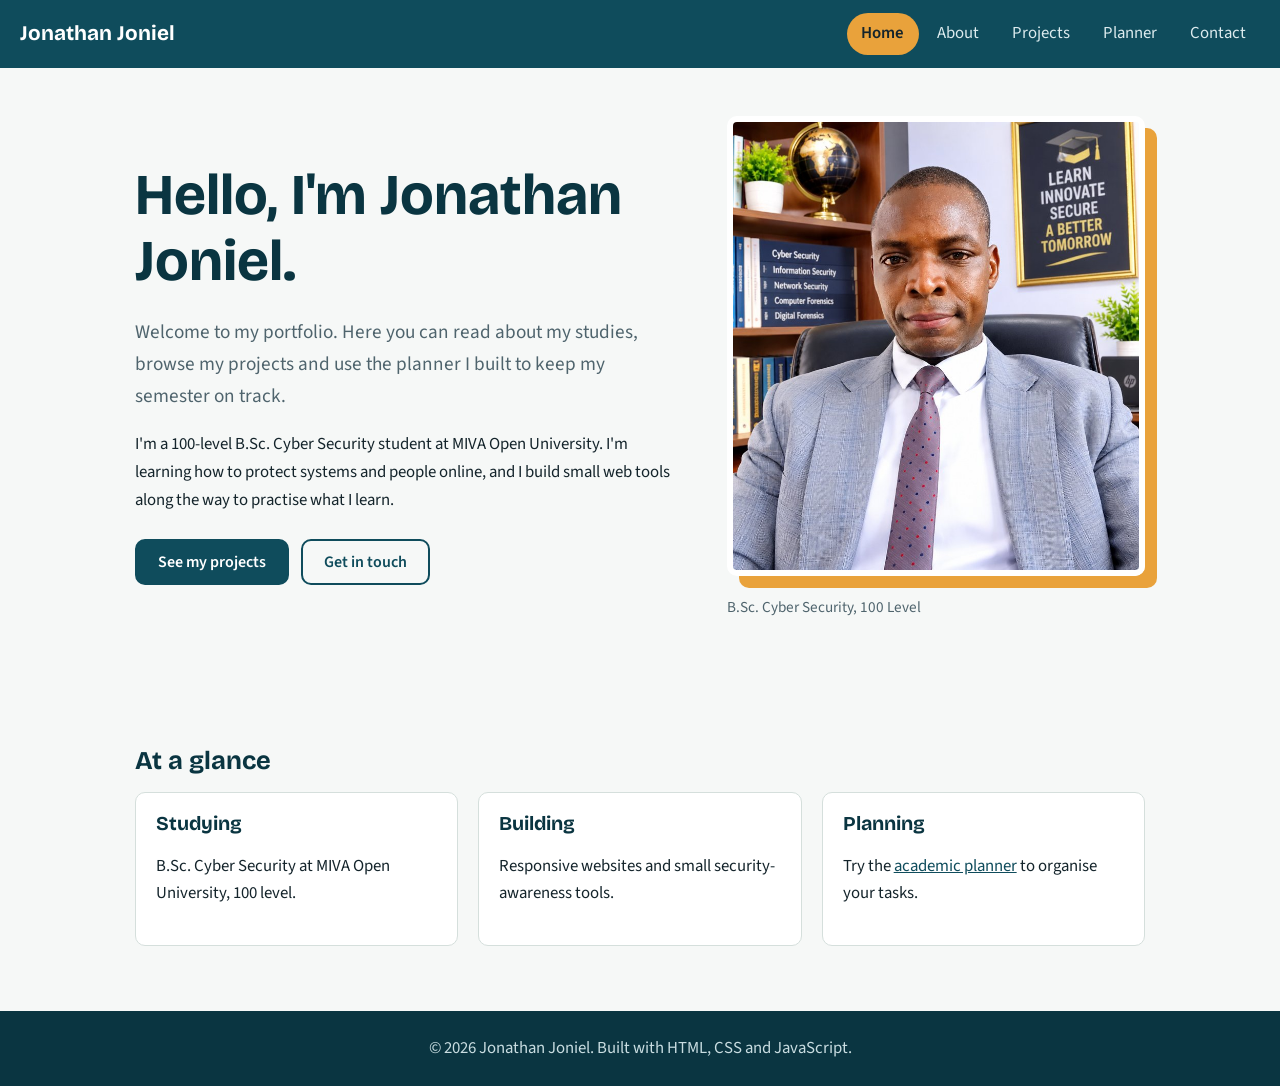
<file: index.html>
<!DOCTYPE html>
<html lang="en">
<head>
<meta charset="UTF-8">
<meta name="viewport" content="width=device-width, initial-scale=1">
<meta name="description" content="Jonathan Joniel: student portfolio and academic planner.">
<title>Home | Jonathan Joniel</title>
<link rel="preconnect" href="https://fonts.googleapis.com">
<link rel="stylesheet" href="https://fonts.googleapis.com/css2?family=Bricolage+Grotesque:wght@500;700&family=Source+Sans+3:wght@400;600&display=swap">
<link rel="stylesheet" href="style.css">
</head>
<body>
<header class="site-header">
<a class="brand" href="index.html">Jonathan Joniel</a>
<button class="nav-toggle" aria-label="Toggle menu" aria-expanded="false">Menu</button>
<nav aria-label="Main"><ul class="nav-list"><li><a href="index.html" aria-current="page">Home</a></li><li><a href="about.html">About</a></li><li><a href="projects.html">Projects</a></li><li><a href="planner.html">Planner</a></li><li><a href="contact.html">Contact</a></li></ul></nav>
</header>
<main>
<section class="hero">
<div class="hero-text">
<h1>Hello, I'm Jonathan Joniel.</h1>
<p class="lead">Welcome to my portfolio. Here you can read about my studies, browse my projects and use the planner I built to keep my semester on track.</p>
<p>I'm a 100-level B.Sc. Cyber Security student at MIVA Open University. I'm learning how to protect systems and people online, and I build small web tools along the way to practise what I learn.</p>
<div class="actions"><a class="btn" href="projects.html">See my projects</a><a class="btn btn-ghost" href="contact.html">Get in touch</a></div>
</div>
<figure class="hero-photo"><img src="profile.jpg" alt="Portrait of Jonathan Joniel" width="800" height="875"><figcaption>B.Sc. Cyber Security, 100 Level</figcaption></figure>
</section>
<section class="container">
<h2>At a glance</h2>
<ul class="grid three glance">
<li class="card"><h3>Studying</h3><p>B.Sc. Cyber Security at MIVA Open University, 100 level.</p></li>
<li class="card"><h3>Building</h3><p>Responsive websites and small security-awareness tools.</p></li>
<li class="card"><h3>Planning</h3><p>Try the <a href="planner.html">academic planner</a> to organise your tasks.</p></li>
</ul>
</section>
</main>
<footer class="site-footer"><p>&copy; <span id="year">2026</span> Jonathan Joniel. Built with HTML, CSS and JavaScript.</p></footer>
<script src="script.js"></script>
</body>
</html>
</file>
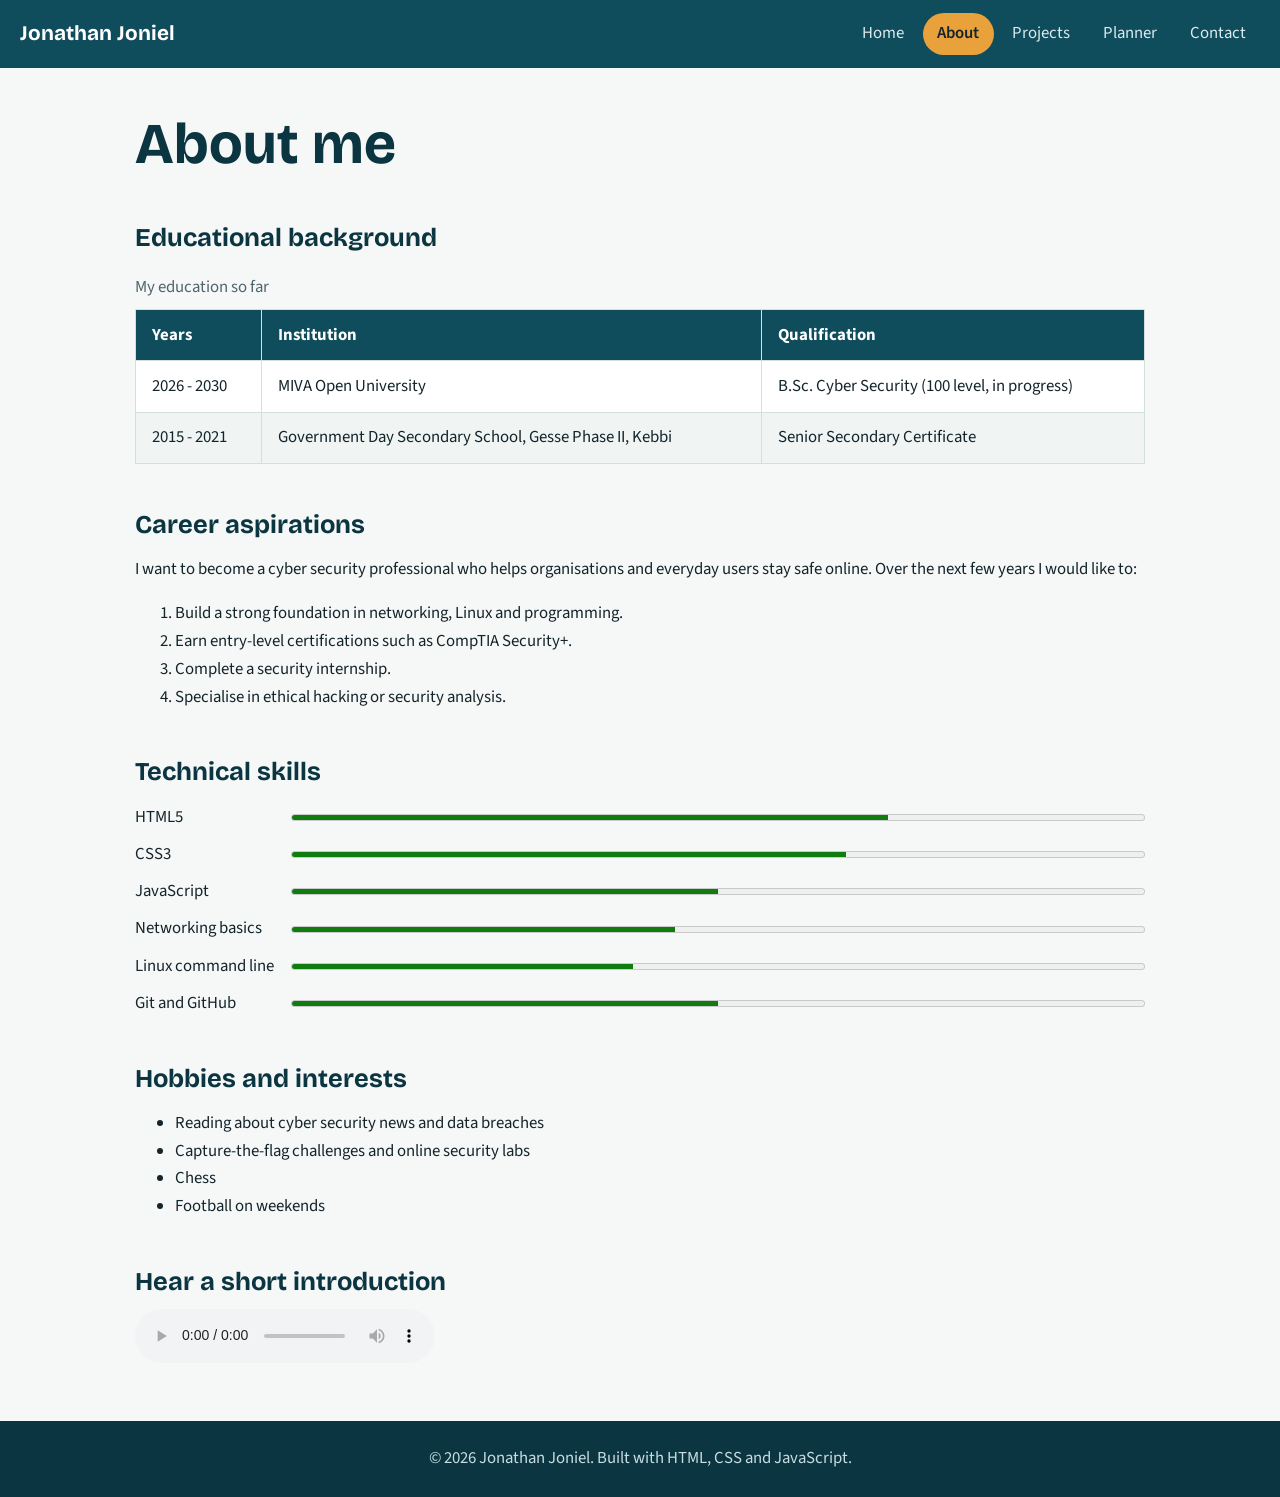
<file: about.html>
<!DOCTYPE html>
<html lang="en">
<head>
<meta charset="UTF-8">
<meta name="viewport" content="width=device-width, initial-scale=1">
<meta name="description" content="Jonathan Joniel: student portfolio and academic planner.">
<title>About | Jonathan Joniel</title>
<link rel="preconnect" href="https://fonts.googleapis.com">
<link rel="stylesheet" href="https://fonts.googleapis.com/css2?family=Bricolage+Grotesque:wght@500;700&family=Source+Sans+3:wght@400;600&display=swap">
<link rel="stylesheet" href="style.css">
</head>
<body>
<header class="site-header">
<a class="brand" href="index.html">Jonathan Joniel</a>
<button class="nav-toggle" aria-label="Toggle menu" aria-expanded="false">Menu</button>
<nav aria-label="Main"><ul class="nav-list"><li><a href="index.html">Home</a></li><li><a href="about.html" aria-current="page">About</a></li><li><a href="projects.html">Projects</a></li><li><a href="planner.html">Planner</a></li><li><a href="contact.html">Contact</a></li></ul></nav>
</header>
<main>
<section class="container">
<h1>About me</h1>
<h2>Educational background</h2>
<div class="table-wrap"><table>
<caption>My education so far</caption>
<thead><tr><th scope="col">Years</th><th scope="col">Institution</th><th scope="col">Qualification</th></tr></thead>
<tbody>
<tr><td>2026 - 2030</td><td>MIVA Open University</td><td>B.Sc. Cyber Security (100 level, in progress)</td></tr>
<tr><td>2015 - 2021</td><td>Government Day Secondary School, Gesse Phase II, Kebbi</td><td>Senior Secondary Certificate</td></tr>
</tbody></table></div>
<h2>Career aspirations</h2>
<p>I want to become a cyber security professional who helps organisations and everyday users stay safe online. Over the next few years I would like to:</p>
<ol><li>Build a strong foundation in networking, Linux and programming.</li><li>Earn entry-level certifications such as CompTIA Security+.</li><li>Complete a security internship.</li><li>Specialise in ethical hacking or security analysis.</li></ol>
<h2>Technical skills</h2>
<ul class="skills">
<li><span>HTML5</span><meter min="0" max="100" value="70">70%</meter></li>
<li><span>CSS3</span><meter min="0" max="100" value="65">65%</meter></li>
<li><span>JavaScript</span><meter min="0" max="100" value="50">50%</meter></li>
<li><span>Networking basics</span><meter min="0" max="100" value="45">45%</meter></li>
<li><span>Linux command line</span><meter min="0" max="100" value="40">40%</meter></li><li><span>Git and GitHub</span><meter min="0" max="100" value="50">50%</meter></li>
</ul>
<h2>Hobbies and interests</h2>
<ul><li>Reading about cyber security news and data breaches</li><li>Capture-the-flag challenges and online security labs</li><li>Chess</li><li>Football on weekends</li></ul>
<h2>Hear a short introduction</h2>
<audio controls preload="metadata">
<source src="introduction.m4a" type="audio/mp4">
Your browser does not support the audio element.
</audio>
</section>
</main>
<footer class="site-footer"><p>&copy; <span id="year">2026</span> Jonathan Joniel. Built with HTML, CSS and JavaScript.</p></footer>
<script src="script.js"></script>
</body>
</html>
</file>
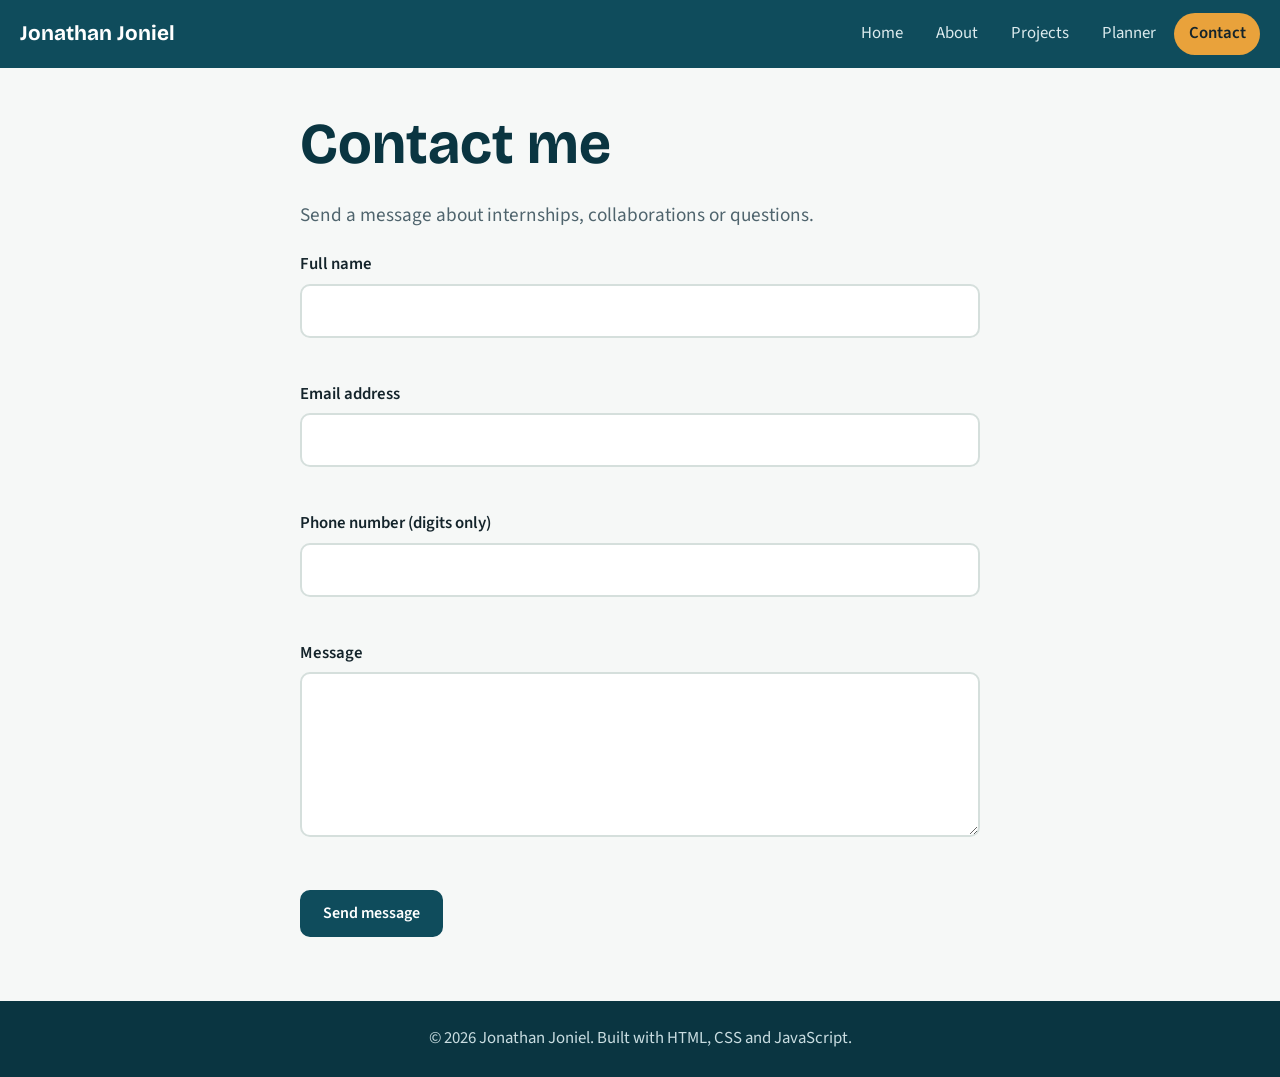
<file: contact.html>
<!DOCTYPE html>
<html lang="en">
<head>
<meta charset="UTF-8">
<meta name="viewport" content="width=device-width, initial-scale=1">
<meta name="description" content="Jonathan Joniel: student portfolio and academic planner.">
<title>Contact | Jonathan Joniel</title>
<link rel="preconnect" href="https://fonts.googleapis.com">
<link rel="stylesheet" href="https://fonts.googleapis.com/css2?family=Bricolage+Grotesque:wght@500;700&family=Source+Sans+3:wght@400;600&display=swap">
<link rel="stylesheet" href="style.css">
</head>
<body>
<header class="site-header">
<a class="brand" href="index.html">Jonathan Joniel</a>
<button class="nav-toggle" aria-label="Toggle menu" aria-expanded="false">Menu</button>
<nav aria-label="Main"><ul class="nav-list"><li><a href="index.html">Home</a></li><li><a href="about.html">About</a></li><li><a href="projects.html">Projects</a></li><li><a href="planner.html">Planner</a></li><li><a href="contact.html" aria-current="page">Contact</a></li></ul></nav>
</header>
<main>
<section class="container narrow">
<h1>Contact me</h1>
<p class="lead">Send a message about internships, collaborations or questions.</p>
<form id="contact-form" novalidate>
<div class="field"><label for="name">Full name</label><input id="name" name="name" type="text" autocomplete="name"><p class="error" id="name-error"></p></div>
<div class="field"><label for="email">Email address</label><input id="email" name="email" type="email" autocomplete="email"><p class="error" id="email-error"></p></div>
<div class="field"><label for="phone">Phone number (digits only)</label><input id="phone" name="phone" type="tel" inputmode="numeric" autocomplete="tel"><p class="error" id="phone-error"></p></div>
<div class="field"><label for="message">Message</label><textarea id="message" name="message" rows="5"></textarea><p class="error" id="message-error"></p></div>
<button class="btn" type="submit">Send message</button>
<p id="form-status" class="success" role="status"></p>
</form>
</section>
</main>
<footer class="site-footer"><p>&copy; <span id="year">2026</span> Jonathan Joniel. Built with HTML, CSS and JavaScript.</p></footer>
<script src="script.js"></script>
</body>
</html>
</file>
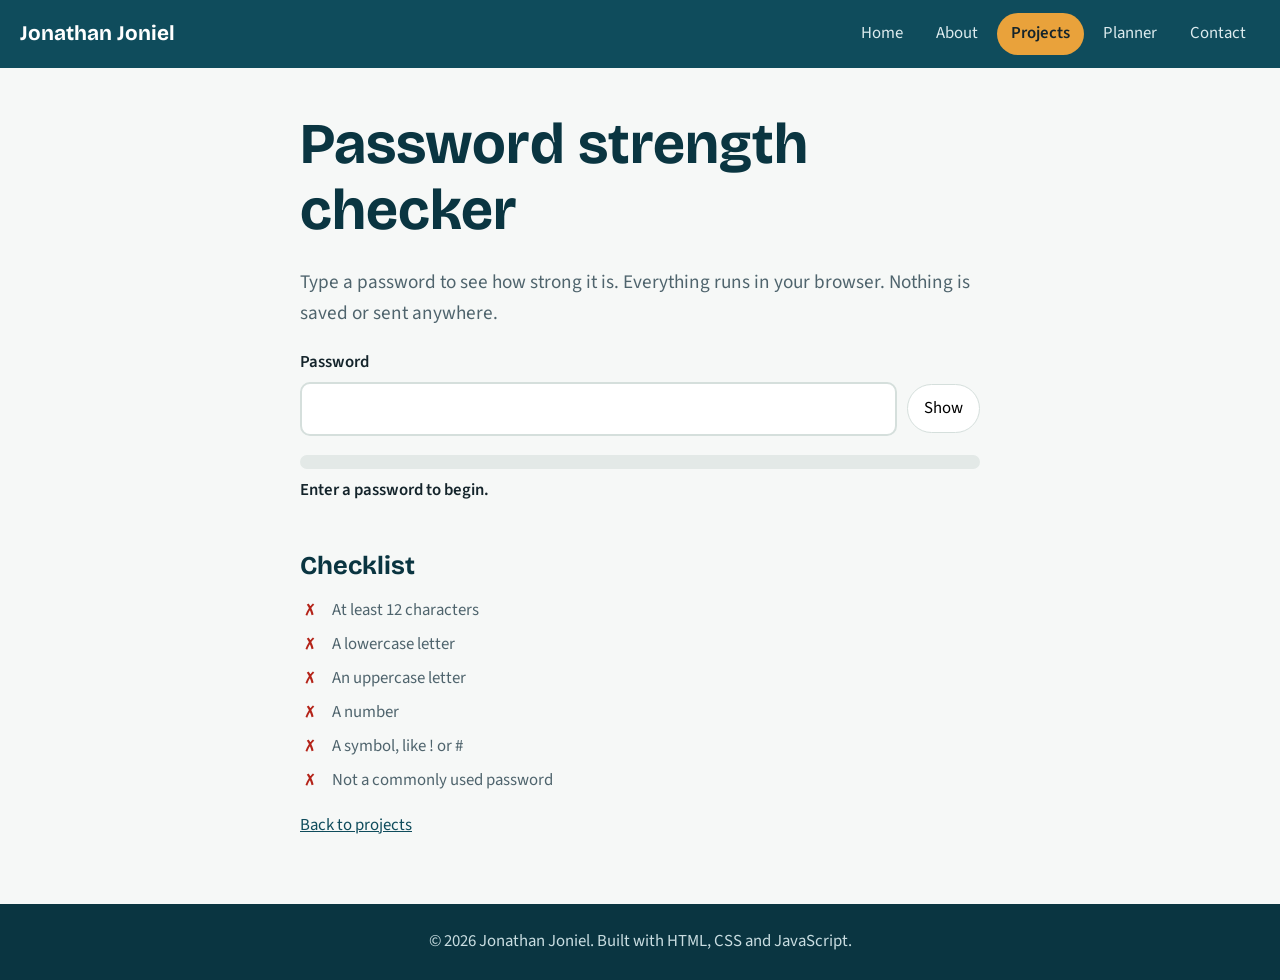
<file: password-checker.html>
<!DOCTYPE html>
<html lang="en">
<head>
<meta charset="UTF-8">
<meta name="viewport" content="width=device-width, initial-scale=1">
<meta name="description" content="Jonathan Joniel: student portfolio and academic planner.">
<title>Password Strength Checker | Jonathan Joniel</title>
<link rel="preconnect" href="https://fonts.googleapis.com">
<link rel="stylesheet" href="https://fonts.googleapis.com/css2?family=Bricolage+Grotesque:wght@500;700&family=Source+Sans+3:wght@400;600&display=swap">
<link rel="stylesheet" href="style.css">
</head>
<body>
<header class="site-header">
<a class="brand" href="index.html">Jonathan Joniel</a>
<button class="nav-toggle" aria-label="Toggle menu" aria-expanded="false">Menu</button>
<nav aria-label="Main"><ul class="nav-list"><li><a href="index.html">Home</a></li><li><a href="about.html">About</a></li><li><a href="projects.html" aria-current="page">Projects</a></li><li><a href="planner.html">Planner</a></li><li><a href="contact.html">Contact</a></li></ul></nav>
</header>
<main>
<section class="container narrow">
<h1>Password strength checker</h1>
<p class="lead">Type a password to see how strong it is. Everything runs in your browser. Nothing is saved or sent anywhere.</p>
<div class="field">
<label for="pw">Password</label>
<div class="pw-row">
<input id="pw" type="password" autocomplete="off" spellcheck="false" aria-describedby="pw-label">
<button type="button" class="chip" id="pw-toggle" aria-pressed="false">Show</button>
</div>
</div>
<div class="meter-box" aria-live="polite">
<div class="bar"><div id="pw-bar"></div></div>
<p id="pw-label">Enter a password to begin.</p>
</div>
<h2>Checklist</h2>
<ul class="checks" id="pw-checks">
<li data-rule="length">At least 12 characters</li>
<li data-rule="lower">A lowercase letter</li>
<li data-rule="upper">An uppercase letter</li>
<li data-rule="number">A number</li>
<li data-rule="symbol">A symbol, like ! or #</li>
<li data-rule="common">Not a commonly used password</li>
</ul>
<p id="pw-tip" class="tip"></p>
<p><a href="projects.html">Back to projects</a></p>
</section>
</main>
<footer class="site-footer"><p>&copy; <span id="year">2026</span> Jonathan Joniel. Built with HTML, CSS and JavaScript.</p></footer>
<script src="script.js"></script>
</body>
</html>
</file>
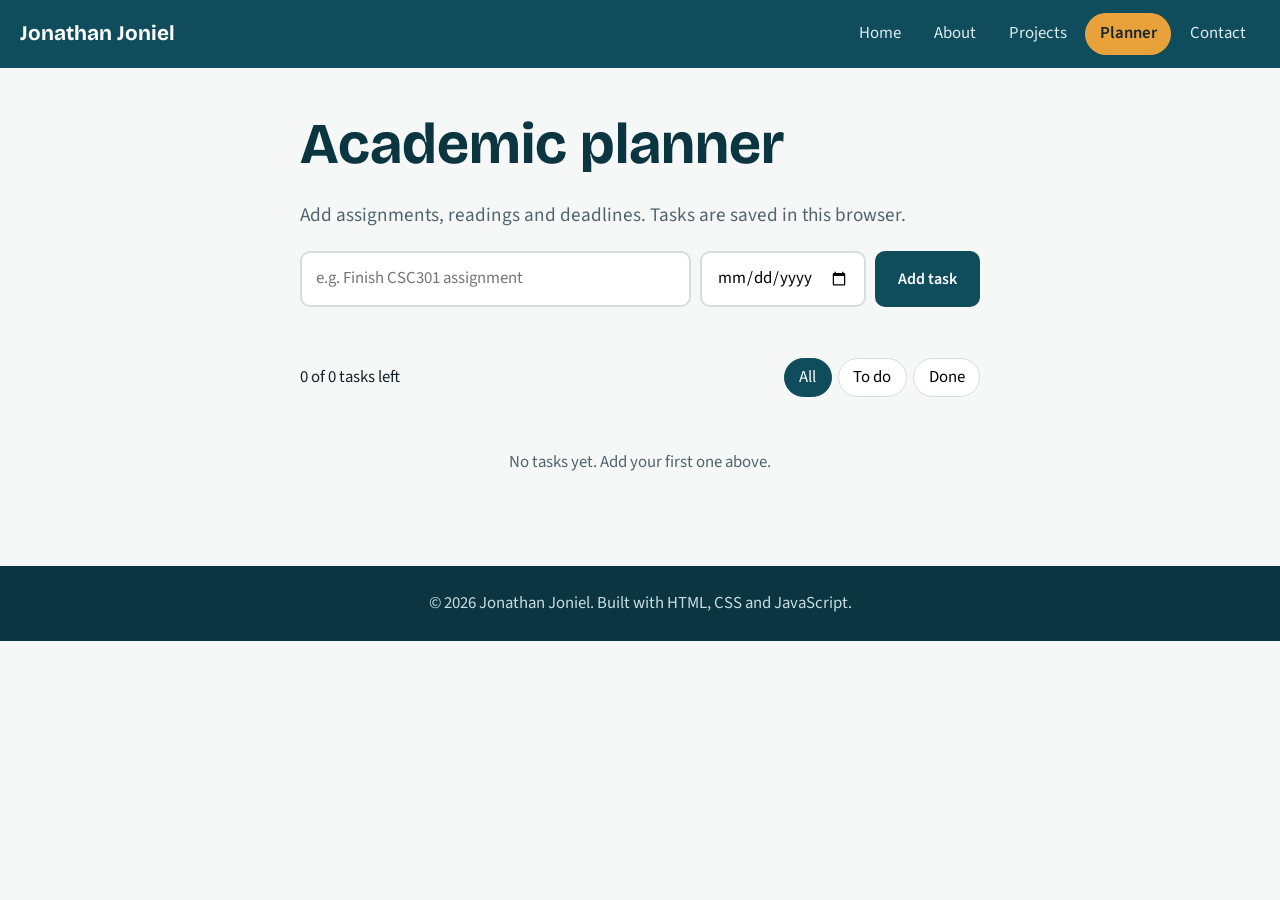
<file: planner.html>
<!DOCTYPE html>
<html lang="en">
<head>
<meta charset="UTF-8">
<meta name="viewport" content="width=device-width, initial-scale=1">
<meta name="description" content="Jonathan Joniel: student portfolio and academic planner.">
<title>Planner | Jonathan Joniel</title>
<link rel="preconnect" href="https://fonts.googleapis.com">
<link rel="stylesheet" href="https://fonts.googleapis.com/css2?family=Bricolage+Grotesque:wght@500;700&family=Source+Sans+3:wght@400;600&display=swap">
<link rel="stylesheet" href="style.css">
</head>
<body>
<header class="site-header">
<a class="brand" href="index.html">Jonathan Joniel</a>
<button class="nav-toggle" aria-label="Toggle menu" aria-expanded="false">Menu</button>
<nav aria-label="Main"><ul class="nav-list"><li><a href="index.html">Home</a></li><li><a href="about.html">About</a></li><li><a href="projects.html">Projects</a></li><li><a href="planner.html" aria-current="page">Planner</a></li><li><a href="contact.html">Contact</a></li></ul></nav>
</header>
<main>
<section class="container narrow">
<h1>Academic planner</h1>
<p class="lead">Add assignments, readings and deadlines. Tasks are saved in this browser.</p>
<form id="task-form" novalidate>
<div class="row">
<label for="task-input" class="sr-only">Task</label>
<input id="task-input" type="text" placeholder="e.g. Finish CSC301 assignment" maxlength="100" required>
<label for="task-date" class="sr-only">Due date</label>
<input id="task-date" type="date">
<button class="btn" type="submit">Add task</button>
</div>
<p id="task-error" class="error" role="alert"></p>
</form>
<div class="toolbar">
<p id="task-count" aria-live="polite"></p>
<div class="filters" role="group" aria-label="Filter tasks">
<button type="button" class="chip active" data-filter="all">All</button>
<button type="button" class="chip" data-filter="active">To do</button>
<button type="button" class="chip" data-filter="done">Done</button>
</div>
</div>
<ul id="task-list" class="tasks"></ul>
</section>
</main>
<footer class="site-footer"><p>&copy; <span id="year">2026</span> Jonathan Joniel. Built with HTML, CSS and JavaScript.</p></footer>
<script src="script.js"></script>
</body>
</html>
</file>
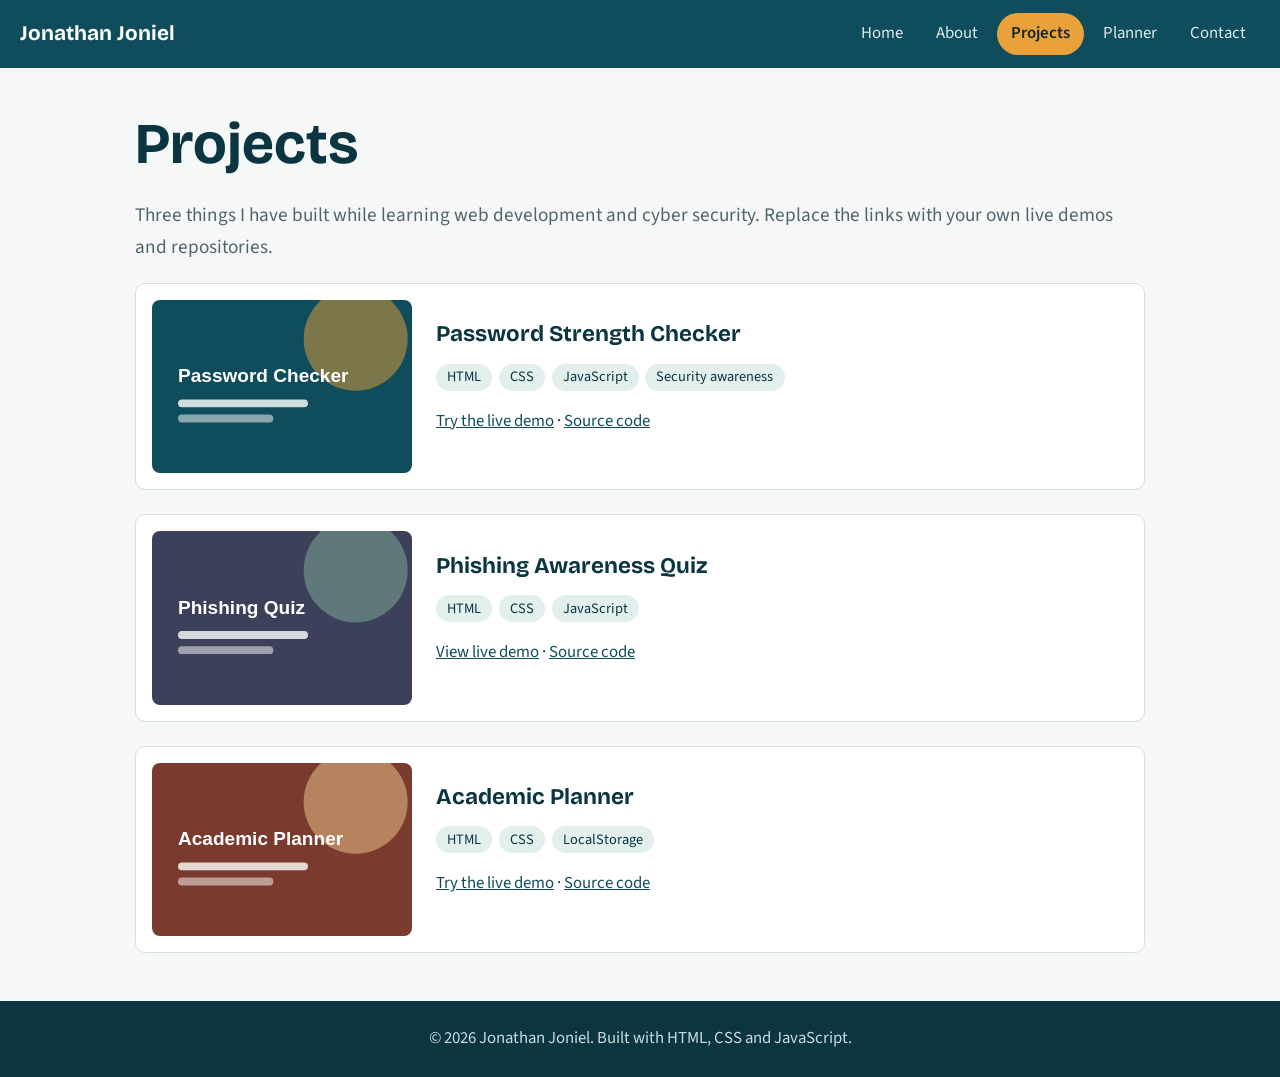
<file: projects.html>
<!DOCTYPE html>
<html lang="en">
<head>
<meta charset="UTF-8">
<meta name="viewport" content="width=device-width, initial-scale=1">
<meta name="description" content="Jonathan Joniel: student portfolio and academic planner.">
<title>Projects | Jonathan Joniel</title>
<link rel="preconnect" href="https://fonts.googleapis.com">
<link rel="stylesheet" href="https://fonts.googleapis.com/css2?family=Bricolage+Grotesque:wght@500;700&family=Source+Sans+3:wght@400;600&display=swap">
<link rel="stylesheet" href="style.css">
</head>
<body>
<header class="site-header">
<a class="brand" href="index.html">Jonathan Joniel</a>
<button class="nav-toggle" aria-label="Toggle menu" aria-expanded="false">Menu</button>
<nav aria-label="Main"><ul class="nav-list"><li><a href="index.html">Home</a></li><li><a href="about.html">About</a></li><li><a href="projects.html" aria-current="page">Projects</a></li><li><a href="planner.html">Planner</a></li><li><a href="contact.html">Contact</a></li></ul></nav>
</header>
<main>
<section class="container"><h1>Projects</h1><p class="lead">Three things I have built while learning web development and cyber security. Replace the links with your own live demos and repositories.</p><div class="stack"><article class="card project"><img src="project1.svg" alt="Screenshot of the Password Strength Checker project" loading="lazy"><div><h2>Password Strength Checker</h2><ul class="tags"><li>HTML</li><li>CSS</li><li>JavaScript</li><li>Security awareness</li></ul><p><a href="password-checker.html">Try the live demo</a> &middot; <a href="https://github.com/your-username" target="_blank" rel="noopener">Source code</a></p></div></article><article class="card project"><img src="project2.svg" alt="Screenshot of the Phishing Awareness Quiz project" loading="lazy"><div><h2>Phishing Awareness Quiz</h2><ul class="tags"><li>HTML</li><li>CSS</li><li>JavaScript</li></ul><p><a href="#" target="_blank" rel="noopener">View live demo</a> &middot; <a href="https://github.com/your-username" target="_blank" rel="noopener">Source code</a></p></div></article><article class="card project"><img src="project3.svg" alt="Screenshot of the Academic Planner project" loading="lazy"><div><h2>Academic Planner</h2><ul class="tags"><li>HTML</li><li>CSS</li><li>LocalStorage</li></ul><p><a href="planner.html">Try the live demo</a> &middot; <a href="https://github.com/your-username" target="_blank" rel="noopener">Source code</a></p></div></article></div></section>
</main>
<footer class="site-footer"><p>&copy; <span id="year">2026</span> Jonathan Joniel. Built with HTML, CSS and JavaScript.</p></footer>
<script src="script.js"></script>
</body>
</html>
</file>
<file: style.css>
:root{--ink:#14242b;--muted:#4f646d;--paper:#f6f8f7;--card:#fff;--teal:#0f4c5c;--teal-d:#0a3541;--amber:#e9a23b;--line:#d5dfdc;--red:#b42318;--green:#1a7f4b;--r:10px}
*{box-sizing:border-box}
html{scroll-behavior:smooth}
body{margin:0;font:1.05rem/1.65 "Source Sans 3",system-ui,sans-serif;color:var(--ink);background:var(--paper)}
h1,h2,h3,.brand{font-family:"Bricolage Grotesque",system-ui,sans-serif;line-height:1.15;color:var(--teal-d)}
h1{font-size:clamp(2.2rem,6vw,3.6rem);margin:.2em 0 .4em}
h2{font-size:1.6rem;margin:1.8em 0 .5em}
a{color:var(--teal)}
a:focus-visible,button:focus-visible,input:focus-visible,textarea:focus-visible{outline:3px solid var(--amber);outline-offset:2px}
img,video{max-width:100%;height:auto;display:block}
.container{max-width:1050px;margin:0 auto;padding:2rem 1.25rem 3rem}
.narrow{max-width:720px}
.lead{font-size:1.2rem;color:var(--muted)}
.sr-only{position:absolute;width:1px;height:1px;overflow:hidden;clip:rect(0 0 0 0)}
/* header + nav */
.site-header{display:flex;align-items:center;justify-content:space-between;flex-wrap:wrap;gap:.5rem;padding:.8rem 1.25rem;background:var(--teal);position:sticky;top:0;z-index:10}
.brand{color:#fff;text-decoration:none;font-size:1.3rem;font-weight:700}
.nav-list{list-style:none;display:flex;gap:.25rem;margin:0;padding:0}
.nav-list a{display:block;padding:.45rem .9rem;border-radius:999px;color:#dcebee;text-decoration:none;transition:background .25s,color .25s}
.nav-list a:hover{background:var(--teal-d);color:#fff}
.nav-list a[aria-current]{background:var(--amber);color:var(--ink);font-weight:600}
.nav-toggle{display:none;background:none;border:1px solid #9fc1c9;color:#fff;border-radius:6px;padding:.4rem .8rem;font:inherit}
/* hero */
.hero{max-width:1050px;margin:0 auto;padding:3rem 1.25rem;display:grid;grid-template-columns:1.3fr 1fr;gap:3rem;align-items:center}
.hero-photo{margin:0}
.hero-photo img{width:100%;aspect-ratio:4/4.4;object-fit:cover;object-position:center top;border-radius:var(--r);border:6px solid #fff;box-shadow:12px 12px 0 var(--amber);animation:rise .8s ease both}
.hero-photo figcaption{margin-top:1.2rem;color:var(--muted);font-size:.95rem}
@keyframes rise{from{opacity:0;transform:translateY(20px)}to{opacity:1;transform:none}}
.actions{display:flex;gap:.8rem;flex-wrap:wrap;margin-top:1.5rem}
.btn{display:inline-block;background:var(--teal);color:#fff;border:2px solid var(--teal);border-radius:var(--r);padding:.65rem 1.3rem;font:600 1rem "Source Sans 3",sans-serif;text-decoration:none;cursor:pointer;transition:transform .2s,background .2s}
.btn:hover{background:var(--teal-d);transform:translateY(-2px)}
.btn-ghost{background:transparent;color:var(--teal)}
.btn-ghost:hover{background:var(--teal);color:#fff}
/* cards and grids */
.grid{display:grid;gap:1.25rem;list-style:none;padding:0}
.grid.three{grid-template-columns:repeat(auto-fit,minmax(240px,1fr))}
.card{background:var(--card);border:1px solid var(--line);border-radius:var(--r);padding:1.25rem}
.card h3{margin:0 0 .4rem}
.stack{display:grid;gap:1.5rem}
.project{display:grid;grid-template-columns:260px 1fr;gap:1.5rem;align-items:center;padding:1rem}
.project img{border-radius:8px}
.project h2{margin:0 0 .3rem;font-size:1.4rem}
.tags{list-style:none;display:flex;flex-wrap:wrap;gap:.4rem;padding:0}
.tags li{background:#e3efed;color:var(--teal-d);border-radius:999px;padding:.1rem .7rem;font-size:.9rem}
/* tables, skills */
.table-wrap{overflow-x:auto}
table{width:100%;border-collapse:collapse;background:var(--card)}
caption{text-align:left;padding:.5rem 0;color:var(--muted)}
th,td{padding:.7rem 1rem;border:1px solid var(--line);text-align:left}
thead th{background:var(--teal);color:#fff}
tbody tr:nth-child(even){background:#f0f5f4}
.skills{list-style:none;padding:0;display:grid;gap:.6rem}
.skills li{display:grid;grid-template-columns:140px 1fr;align-items:center;gap:1rem}
meter{width:100%;height:14px}
/* forms */
.field{margin-bottom:1.2rem}
label{display:block;font-weight:600;margin-bottom:.3rem}
input,textarea{width:100%;padding:.7rem .9rem;font:inherit;border:2px solid var(--line);border-radius:var(--r);background:#fff;transition:border-color .2s}
input:focus,textarea:focus{border-color:var(--teal)}
.invalid{border-color:var(--red)}
.error{color:var(--red);font-size:.95rem;min-height:1.3em;margin:.25rem 0 0}
.success{color:var(--green);font-weight:600}
/* planner */
.row{display:grid;grid-template-columns:1fr auto auto;gap:.6rem}
.toolbar{display:flex;justify-content:space-between;align-items:center;flex-wrap:wrap;gap:.5rem;margin:1rem 0}
.filters{display:flex;gap:.4rem}
.chip{border:1px solid var(--line);background:#fff;border-radius:999px;padding:.3rem .9rem;font:inherit;cursor:pointer;transition:background .2s}
.chip.active{background:var(--teal);color:#fff;border-color:var(--teal)}
.tasks{list-style:none;padding:0;display:grid;gap:.6rem}
.task{display:flex;align-items:center;gap:.8rem;background:#fff;border:1px solid var(--line);border-left:6px solid var(--amber);border-radius:var(--r);padding:.7rem 1rem;animation:rise .3s ease both;transition:opacity .3s,border-color .3s}
.task input{width:auto;accent-color:var(--teal);transform:scale(1.3)}
.task .text{flex:1}
.task .due{display:block;font-size:.85rem;color:var(--muted)}
.task.done{border-left-color:var(--green);opacity:.65}
.task.done .title{text-decoration:line-through}
.task button{background:none;border:1px solid var(--red);color:var(--red);border-radius:8px;padding:.25rem .7rem;font:inherit;cursor:pointer}
.task button:hover{background:var(--red);color:#fff}
.empty{text-align:center;color:var(--muted);padding:1.5rem}
.site-footer{text-align:center;padding:1.5rem;background:var(--teal-d);color:#c9dde1}
.site-footer p{margin:0}
/* password checker */
.pw-row{display:flex;gap:.6rem;align-items:center}
.pw-row .chip{padding:.6rem 1rem}
.bar{height:14px;background:#e3e9e7;border-radius:999px;overflow:hidden}
#pw-bar{height:100%;width:0;background:var(--red);transition:width .3s,background .3s}
#pw-label{font-weight:600;margin:.5rem 0 0}
.checks{list-style:none;padding:0;display:grid;gap:.4rem}
.checks li{padding-left:2rem;position:relative;color:var(--muted)}
.checks li::before{content:"\2717";position:absolute;left:.3rem;color:var(--red);font-weight:700}
.checks li.pass{color:var(--ink)}
.checks li.pass::before{content:"\2713";color:var(--green)}
.tip{background:#fff8e8;border-left:5px solid var(--amber);padding:.7rem 1rem;border-radius:var(--r);min-height:1em}
.tip:empty{display:none}
/* responsive */
@media(max-width:760px){
.hero{grid-template-columns:1fr;gap:2rem}
.hero-photo{order:-1;max-width:280px}
.project{grid-template-columns:1fr}
.row{grid-template-columns:1fr}
.skills li{grid-template-columns:1fr}
.nav-toggle{display:block}
nav{width:100%}
.nav-list{display:none;flex-direction:column;padding-bottom:.5rem}
.nav-list.open{display:flex}
}
@media(prefers-reduced-motion:reduce){*{animation:none!important;transition:none!important}}
</file>
